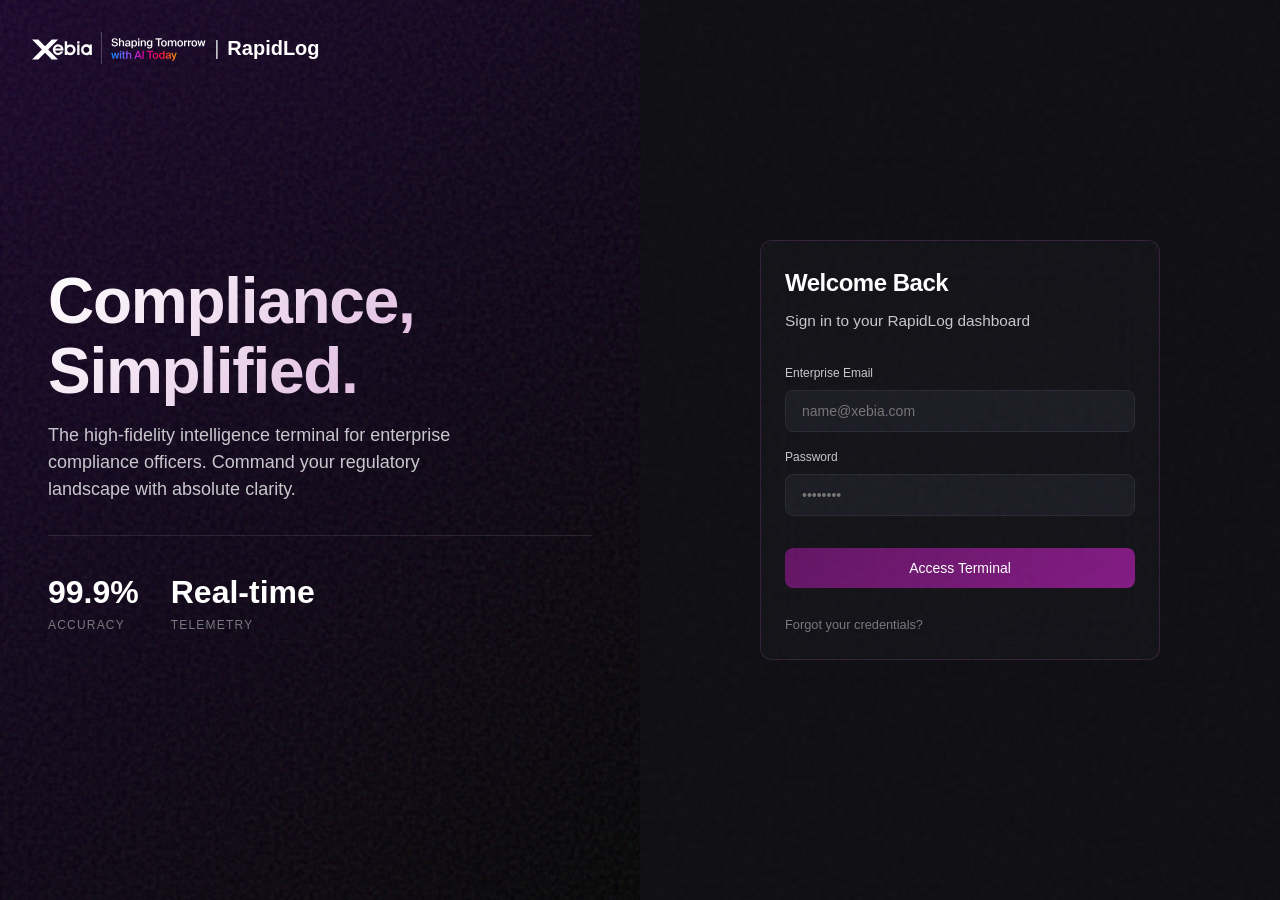
<file: index.html>
<!DOCTYPE html>
<html lang="en">
<head>
  <meta charset="UTF-8">
  <meta name="viewport" content="width=device-width, initial-scale=1.0">
  <title>Login | RapidLog by Xebia</title>
  <link rel="stylesheet" href="styles.css">
  <style>
    body {
      overflow: hidden; /* No scrolling on login */
    }
    .login-container {
      display: grid;
      grid-template-columns: 1fr 1fr;
      height: 100vh;
      width: 100vw;
    }
    .login-left {
      background: linear-gradient(135deg, rgba(21, 0, 39, 0.9), rgba(0, 0, 0, 0.9)), url("data:image/svg+xml,%3Csvg viewBox='0 0 200 200' xmlns='http://www.w3.org/2000/svg'%3E%3Cfilter id='noiseFilter'%3E%3CfeTurbulence type='fractalNoise' baseFrequency='0.65' numOctaves='3' stitchTiles='stitch'/%3E%3C/filter%3E%3Crect width='100%25' height='100%25' filter='url(%23noiseFilter)'/%3E%3C/svg%3E");
      display: flex;
      flex-direction: column;
      justify-content: center;
      padding: var(--spacing-7);
      position: relative;
    }
    .login-right {
      display: flex;
      flex-direction: column;
      justify-content: center;
      align-items: center;
      padding: var(--spacing-7);
      background: var(--bg-primary);
    }
    .login-form-container {
      width: 100%;
      max-width: 400px;
    }
    .login-logo {
      position: absolute;
      top: var(--spacing-6);
      left: var(--spacing-6);
    }
    .hero-text {
      font-size: 64px;
      line-height: 1.1;
      font-weight: 700;
      margin-bottom: var(--spacing-4);
      background: linear-gradient(135deg, var(--text-primary), var(--color-purple-light));
      -webkit-background-clip: text;
      -webkit-text-fill-color: transparent;
    }
    .hero-subtext {
      font-size: 18px;
      color: var(--text-secondary);
      max-width: 80%;
      margin-bottom: var(--spacing-6);
    }
    .minimal-stats {
      display: flex;
      gap: var(--spacing-6);
      margin-top: var(--spacing-6);
      border-top: 1px solid rgba(255,255,255,0.1);
      padding-top: var(--spacing-6);
    }
    .stat-item {
      display: flex;
      flex-direction: column;
    }
    .stat-value {
      font-size: 32px;
      font-weight: 700;
      color: var(--text-primary);
    }
    .stat-label {
      font-size: 12px;
      color: var(--text-muted);
      text-transform: uppercase;
      letter-spacing: 0.1em;
    }
  </style>
</head>
<body>
  <div class="login-container">
    <div class="login-left fade-up">
      <a href="dashboard.html" class="logo login-logo" style="text-decoration: none; user-select: none;">
        <img src="images/logo.svg" alt="Xebia" style="height: 32px; pointer-events: none;" draggable="false" oncontextmenu="return false;">
        <span style="font-weight: 400; color: var(--text-secondary);">|</span>
        <span style="color: var(--text-primary);">RapidLog</span>
      </a>
      
      <div>
        <h1 class="hero-text">Compliance,<br>Simplified.</h1>
        <p class="hero-subtext">The high-fidelity intelligence terminal for enterprise compliance officers. Command your regulatory landscape with absolute clarity.</p>
        
        <div class="minimal-stats">
          <div class="stat-item">
            <span class="stat-value">99.9%</span>
            <span class="stat-label">Accuracy</span>
          </div>
          <div class="stat-item">
            <span class="stat-value">Real-time</span>
            <span class="stat-label">Telemetry</span>
          </div>
        </div>
      </div>
    </div>
    
    <div class="login-right fade-up stagger-1">
      <div class="login-form-container card card-glass">
        <h2 class="mb-2">Welcome Back</h2>
        <p class="text-secondary mb-6">Sign in to your RapidLog dashboard</p>
        
        <form action="dashboard.html" method="get">
          <div class="input-group mb-4">
            <label class="input-label" for="email">Enterprise Email</label>
            <input type="email" id="email" class="input-field" placeholder="name@xebia.com" required>
          </div>
          
          <div class="input-group mb-6">
            <label class="input-label" for="password">Password</label>
            <input type="password" id="password" class="input-field" placeholder="••••••••" required>
          </div>
          
          <button type="submit" class="btn btn-primary w-full">Access Terminal</button>
        </form>
        
        <div class="mt-6 text-center" style="margin-top: 24px;">
          <a href="#" class="caption">Forgot your credentials?</a>
        </div>
      </div>
    </div>
  </div>

  <script src="script.js"></script>
</body>
</html>
</file>
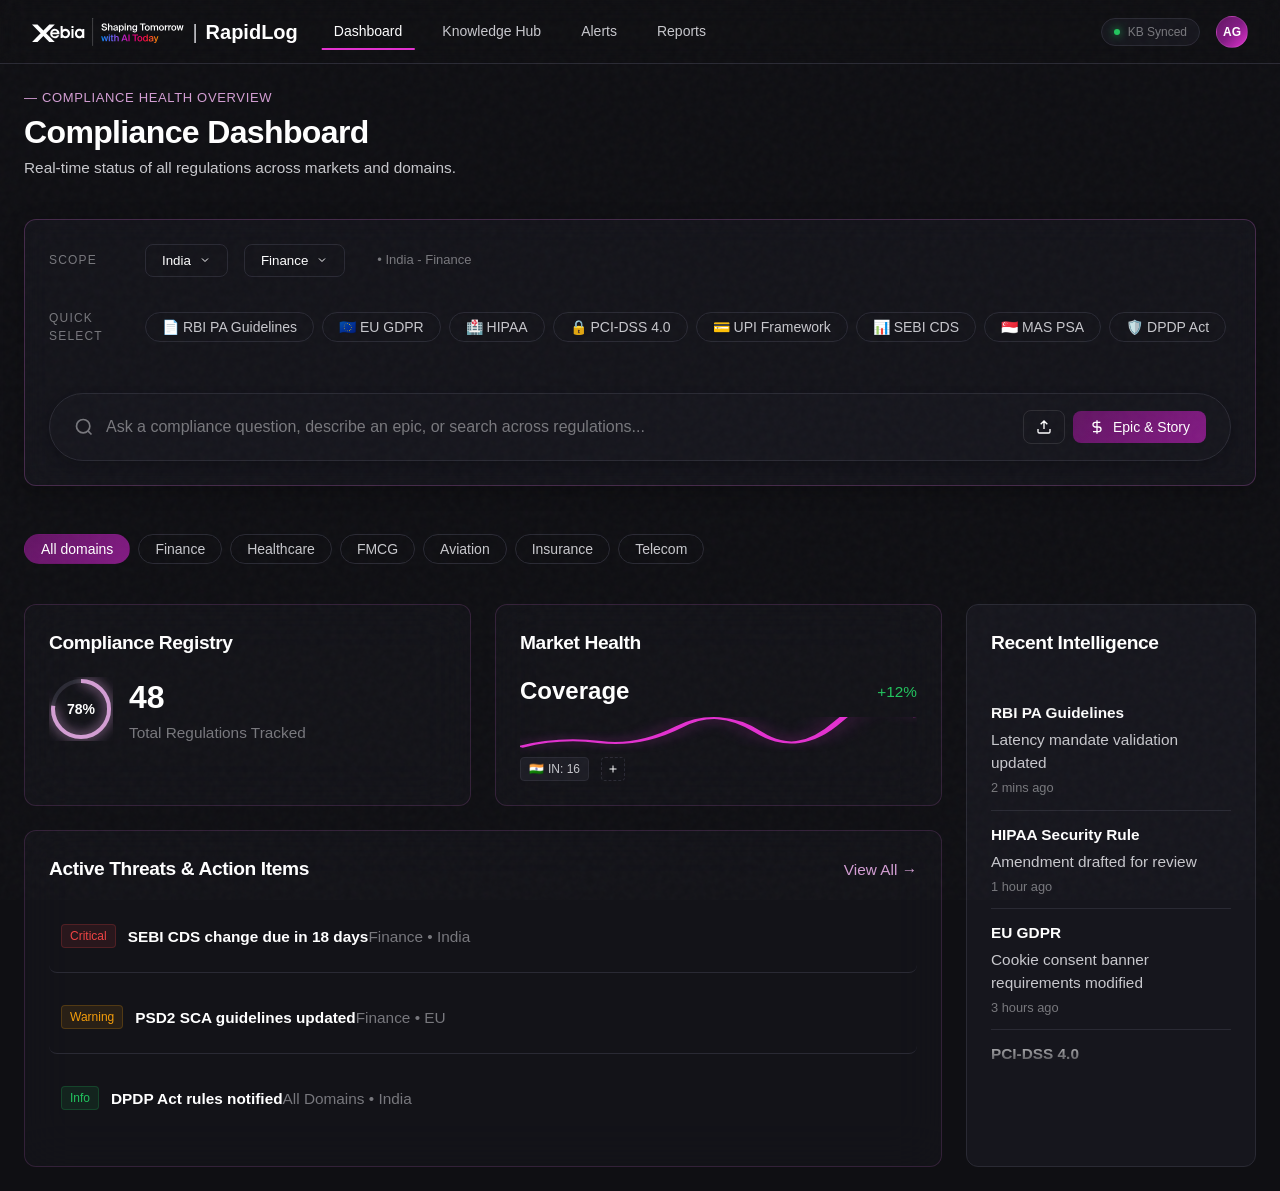
<file: dashboard.html>
<!DOCTYPE html>
<html lang="en">
<head>
  <meta charset="UTF-8">
  <meta name="viewport" content="width=device-width, initial-scale=1.0">
  <title>Dashboard | RapidLog by Xebia</title>
  <link rel="stylesheet" href="styles.css">
  <style>
    .progress-ring {
      position: relative;
      width: 64px;
      height: 64px;
    }
    .progress-ring svg {
      transform: rotate(-90deg);
    }
    .progress-ring circle {
      fill: transparent;
      stroke-width: 4;
    }
    .progress-ring-bg {
      stroke: var(--border-divider);
    }
    .progress-ring-fill {
      stroke: var(--color-purple-light);
      stroke-dasharray: 175;
      stroke-dashoffset: 40; /* Example progress */
      transition: stroke-dashoffset 1s ease-in-out;
      filter: drop-shadow(0 0 6px var(--color-purple-light));
    }
    .progress-text {
      position: absolute;
      top: 50%; left: 50%;
      transform: translate(-50%, -50%);
      font-size: 14px;
      font-weight: 700;
    }
    
    .sparkline {
      width: 100%;
      height: 40px;
      position: relative;
      overflow: hidden;
    }
    .sparkline-path {
      fill: none;
      stroke: var(--color-neon-accent);
      stroke-width: 2;
      stroke-dasharray: 1000;
      stroke-dashoffset: 1000;
      animation: drawSparkline 1.5s ease-out forwards;
      filter: drop-shadow(0 0 4px rgba(227, 49, 208, 0.5));
    }
    @keyframes drawSparkline {
      to { stroke-dashoffset: 0; }
    }
    
    .threat-item {
      display: flex;
      justify-content: space-between;
      align-items: center;
      padding: var(--spacing-3) 0;
      border-bottom: 1px solid var(--border-divider);
      position: relative;
    }
    .threat-item:last-child {
      border-bottom: none;
    }
    .threat-details {
      position: absolute;
      right: -20px;
      top: 50%;
      transform: translateY(-50%) translateX(100%);
      background: var(--bg-elevated);
      padding: var(--spacing-3);
      border: 1px solid var(--border-divider);
      border-radius: var(--radius-sm);
      opacity: 0;
      pointer-events: none;
      transition: all var(--transition-fast);
      width: 200px;
      z-index: 10;
    }
    .threat-item:hover .threat-details {
      opacity: 1;
      transform: translateY(-50%) translateX(100%) translateX(-10px); /* Micro-data on hover sliding */
    }
    
    .right-sidebar {
      grid-column: span 3;
    }
    .main-grid {
      grid-column: span 9;
      display: grid;
      grid-template-columns: repeat(2, 1fr);
      gap: var(--spacing-5);
    }
    .full-width {
      grid-column: span 2;
    }
  </style>
</head>
<body>

  <nav class="navbar">
    <div class="navbar-left">
      <a href="dashboard.html" class="logo" style="text-decoration: none; user-select: none;">
        <img src="images/logo.svg" alt="Xebia" style="height: 28px; pointer-events: none;" draggable="false" oncontextmenu="return false;">
        <span style="font-weight: 400; color: var(--text-secondary);">|</span>
        <span style="color: var(--text-primary);">RapidLog</span>
      </a>
      <div class="nav-links">
        <a href="dashboard.html" class="nav-link active">Dashboard</a>
        <a href="knowledge_hub.html" class="nav-link">Knowledge Hub</a>
        <a href="#" class="nav-link">Alerts</a>
        <a href="#" class="nav-link">Reports</a>
      </div>
    </div>
    <div class="navbar-right">
      <div class="status-indicator">
        <div class="status-dot"></div>
        <span>KB Synced</span>
      </div>
      <div class="user-profile" title="Akshat Gupta">AG</div>
    </div>
  </nav>

  <main class="container">
    
    <div class="col-span-12 mb-4 fade-up" style="margin-bottom: var(--spacing-4);">
      <div class="text-muted text-sm uppercase tracking-wide mb-1" style="color: var(--color-purple-light);">— Compliance Health Overview</div>
      <h1 class="mb-1">Compliance Dashboard</h1>
      <p class="text-secondary">Real-time status of all regulations across markets and domains.</p>
    </div>

    <!-- Hero Toolbar Area -->
    <div class="col-span-12 toolbar fade-up stagger-1" style="padding: var(--spacing-5); border-color: rgba(183,94,184,0.3); box-shadow: 0 4px 20px rgba(0,0,0,0.3); background: rgba(22, 22, 29, 0.8); backdrop-filter: blur(12px);">
      <div class="toolbar-row mb-4">
        <div class="toolbar-label">Scope</div>
        <div class="dropdown">
          <button class="dropdown-btn interactive-pill">India <svg width="12" height="12" viewBox="0 0 24 24" fill="none" stroke="currentColor" stroke-width="2"><polyline points="6 9 12 15 18 9"></polyline></svg></button>
          <div class="dropdown-menu">
            <a class="dropdown-item active">India</a>
            <a class="dropdown-item">Europe</a>
            <a class="dropdown-item">United States</a>
            <a class="dropdown-item">UAE</a>
            <a class="dropdown-item">United Kingdom</a>
            <a class="dropdown-item">Singapore</a>
            <a class="dropdown-item">All markets</a>
          </div>
        </div>
        <div class="dropdown">
          <button class="dropdown-btn interactive-pill">Finance <svg width="12" height="12" viewBox="0 0 24 24" fill="none" stroke="currentColor" stroke-width="2"><polyline points="6 9 12 15 18 9"></polyline></svg></button>
          <div class="dropdown-menu">
            <a class="dropdown-item active">Finance</a>
            <a class="dropdown-item">Healthcare</a>
            <a class="dropdown-item">FMCG</a>
            <a class="dropdown-item">Aviation</a>
            <a class="dropdown-item">Insurance</a>
            <a class="dropdown-item">Telecom</a>
            <a class="dropdown-item">Retail</a>
          </div>
        </div>
        <div class="text-muted text-sm ml-4" style="margin-left: 16px;">• India - Finance</div>
      </div>
      
      <div class="toolbar-row mb-6">
        <div class="toolbar-label">Quick Select</div>
        <div class="flex flex-wrap gap-2">
          <button class="filter-chip interactive-pill" tabindex="0">📄 RBI PA Guidelines</button>
          <button class="filter-chip interactive-pill" tabindex="0">🇪🇺 EU GDPR</button>
          <button class="filter-chip interactive-pill" tabindex="0">🏥 HIPAA</button>
          <button class="filter-chip interactive-pill" tabindex="0">🔒 PCI-DSS 4.0</button>
          <button class="filter-chip interactive-pill" tabindex="0">💳 UPI Framework</button>
          <button class="filter-chip interactive-pill" tabindex="0">📊 SEBI CDS</button>
          <button class="filter-chip interactive-pill" tabindex="0">🇸🇬 MAS PSA</button>
          <button class="filter-chip interactive-pill" tabindex="0">🛡️ DPDP Act</button>
        </div>
      </div>

      <!-- Agent Search Bar (Inside the Toolbar) -->
      <div class="agent-bar">
        <svg width="20" height="20" viewBox="0 0 24 24" fill="none" stroke="currentColor" stroke-width="2" class="text-muted mr-3" style="margin-right: 12px;">
          <circle cx="11" cy="11" r="8"></circle>
          <line x1="21" y1="21" x2="16.65" y2="16.65"></line>
        </svg>
        <input type="text" placeholder="Ask a compliance question, describe an epic, or search across regulations...">
        <button class="btn btn-secondary mr-2" style="padding: 8px 12px; margin-right: 8px; border-color: rgba(255,255,255,0.1);">
          <svg width="16" height="16" viewBox="0 0 24 24" fill="none" stroke="currentColor" stroke-width="2"><path d="M21 15v4a2 2 0 0 1-2 2H5a2 2 0 0 1-2-2v-4M17 8l-5-5-5 5M12 3v12"/></svg>
        </button>
        <button class="btn btn-primary" data-overlay-target="epicStoryOverlay" style="padding: 8px 16px;">
          <svg width="16" height="16" viewBox="0 0 24 24" fill="none" stroke="currentColor" stroke-width="2"><path d="M12 2v20M17 5H9.5a3.5 3.5 0 0 0 0 7h5a3.5 3.5 0 0 1 0 7H6"/></svg>
          Epic & Story
        </button>
      </div>
    </div>

    <!-- Filters (Outside Toolbar) -->
    <div class="col-span-12 mb-4 fade-up stagger-2 flex flex-wrap gap-2">
      <button class="filter-chip interactive-pill active" tabindex="0">All domains</button>
      <button class="filter-chip interactive-pill" tabindex="0">Finance</button>
      <button class="filter-chip interactive-pill" tabindex="0">Healthcare</button>
      <button class="filter-chip interactive-pill" tabindex="0">FMCG</button>
      <button class="filter-chip interactive-pill" tabindex="0">Aviation</button>
      <button class="filter-chip interactive-pill" tabindex="0">Insurance</button>
      <button class="filter-chip interactive-pill" tabindex="0">Telecom</button>
    </div>

    <!-- Main Content Grid -->
    <div class="main-grid">
      
      <!-- Telemetry Card 1: Compliance Registry -->
      <div class="card card-glass fade-up stagger-1">
        <h3 class="mb-4">Compliance Registry</h3>
        <div class="flex items-center gap-4">
          <div class="progress-ring">
            <svg width="64" height="64">
              <circle cx="32" cy="32" r="28" class="progress-ring-bg"></circle>
              <circle cx="32" cy="32" r="28" class="progress-ring-fill"></circle>
            </svg>
            <div class="progress-text">78%</div>
          </div>
          <div>
            <div class="text-2xl">48</div>
            <div class="text-muted">Total Regulations Tracked</div>
          </div>
        </div>
      </div>

      <!-- Telemetry Card 2: Market Health -->
      <div class="card card-glass fade-up stagger-2">
        <h3 class="mb-4">Market Health</h3>
        <div class="flex justify-between items-center mb-2">
          <div class="text-xl">Coverage</div>
          <div class="text-success" style="color: #22C55E;">+12%</div>
        </div>
        <div class="sparkline">
          <svg viewBox="0 0 100 40" preserveAspectRatio="none" style="width:100%; height:100%;">
            <path class="sparkline-path" d="M0 30 Q 10 20 20 25 T 40 10 T 60 15 T 80 5 T 100 0"></path>
          </svg>
        </div>
        <div class="flex gap-3 mt-3 items-center flex-wrap" id="market-health-list">
          <div class="badge badge-neutral" data-market-source="🇮🇳 IN: 16"><span style="margin-right: 4px;">🇮🇳</span> IN: 16<span class="remove-badge" title="Remove">&times;</span></div>
          
          <div class="dropdown">
            <button class="btn btn-secondary interactive-pill flex items-center justify-center" style="padding: 0; width: 24px; height: 24px; border-radius: 4px; border-style: dashed;">
              <svg width="12" height="12" viewBox="0 0 24 24" fill="none" stroke="currentColor" stroke-width="2"><line x1="12" y1="5" x2="12" y2="19"></line><line x1="5" y1="12" x2="19" y2="12"></line></svg>
            </button>
            <div class="dropdown-menu" style="min-width: 120px; left: -40px;">
              <a class="dropdown-item add-market-btn" data-market="🇮🇳 IN: 16" style="display: none;">🇮🇳 IN</a>
              <a class="dropdown-item add-market-btn" data-market="🇪🇺 EU: 11">🇪🇺 EU</a>
              <a class="dropdown-item add-market-btn" data-market="🇺🇸 US: 8">🇺🇸 US</a>
              <a class="dropdown-item add-market-btn" data-market="🇬🇧 UK: 0">🇬🇧 UK</a>
              <a class="dropdown-item add-market-btn" data-market="🇦🇪 UAE: 0">🇦🇪 UAE</a>
            </div>
          </div>
        </div>
      </div>

      <!-- Telemetry Card 3: Active Threats / Alerts -->
      <div class="card card-glass full-width fade-up stagger-3">
        <div class="flex justify-between items-center mb-4">
          <h3>Active Threats & Action Items</h3>
          <a href="#">View All &rarr;</a>
        </div>
        
        <div class="threat-list">
          <div class="threat-item" tabindex="0">
            <div class="threat-header">
              <div class="flex items-center gap-3">
                <div class="badge badge-critical">Critical</div>
                <span class="text-bold">SEBI CDS change due in 18 days</span>
              </div>
              <span class="text-muted">Finance • India</span>
            </div>
            <div class="threat-details-accordion">
              <div class="text-bold mb-2 text-sm text-primary">Affected Regulations</div>
              <div class="text-secondary" style="font-size: 13px;">• SEBI Master Circular 2024<br>• IT Act Sec 43A</div>
            </div>
          </div>
          
          <div class="threat-item" tabindex="0">
            <div class="threat-header">
              <div class="flex items-center gap-3">
                <div class="badge badge-warning">Warning</div>
                <span class="text-bold">PSD2 SCA guidelines updated</span>
              </div>
              <span class="text-muted">Finance • EU</span>
            </div>
            <div class="threat-details-accordion">
              <div class="text-bold mb-2 text-sm text-primary">Affected Regulations</div>
              <div class="text-secondary" style="font-size: 13px;">• PSD2 Directive Article 97</div>
            </div>
          </div>
          
          <div class="threat-item" tabindex="0">
            <div class="threat-header">
              <div class="flex items-center gap-3">
                <div class="badge badge-success">Info</div>
                <span class="text-bold">DPDP Act rules notified</span>
              </div>
              <span class="text-muted">All Domains • India</span>
            </div>
            <div class="threat-details-accordion">
              <div class="text-bold mb-2 text-sm text-primary">Affected Regulations</div>
              <div class="text-secondary" style="font-size: 13px;">• DPDP Act 2023 Rules</div>
            </div>
          </div>
        </div>
      </div>
      
    </div>

    <!-- Right Sidebar: Recent Intelligence -->
    <div class="right-sidebar card fade-up stagger-4">
      <h3 class="mb-4">Recent Intelligence</h3>
      <div class="feed-container">
        <div class="feed-mask"></div>
        <div class="feed-item" style="margin-top: 16px;">
          <div class="text-bold">RBI PA Guidelines</div>
          <div class="text-secondary">Latency mandate validation updated</div>
          <div class="caption mt-1">2 mins ago</div>
        </div>
        <div class="feed-item">
          <div class="text-bold">HIPAA Security Rule</div>
          <div class="text-secondary">Amendment drafted for review</div>
          <div class="caption mt-1">1 hour ago</div>
        </div>
        <div class="feed-item">
          <div class="text-bold">EU GDPR</div>
          <div class="text-secondary">Cookie consent banner requirements modified</div>
          <div class="caption mt-1">3 hours ago</div>
        </div>
        <div class="feed-item">
          <div class="text-bold">PCI-DSS 4.0</div>
          <div class="text-secondary">New encryption standards mapped</div>
          <div class="caption mt-1">5 hours ago</div>
        </div>
        <div class="feed-item">
          <div class="text-bold">UPI Framework</div>
          <div class="text-secondary">Recurring mandate limits changed</div>
          <div class="caption mt-1">1 day ago</div>
        </div>
         <div class="feed-item">
          <div class="text-bold">MAS PSA</div>
          <div class="text-secondary">Singapore compliance updated</div>
          <div class="caption mt-1">2 days ago</div>
        </div>
        <div class="feed-item" style="margin-bottom: 16px;">
          <div class="text-bold">DPDP Act</div>
          <div class="text-secondary">Data localization mapping complete</div>
          <div class="caption mt-1">3 days ago</div>
        </div>
      </div>
    </div>

  </main>

  <!-- Epic & Story Overlay -->
  <div class="overlay" id="epicStoryOverlay">
    <div class="modal" style="max-width: 900px; background: var(--bg-primary); border: 1px solid var(--border-divider);">
      <div class="modal-header" style="border-bottom: 1px solid var(--border-divider); padding-bottom: 16px; margin-bottom: 24px;">
        <div>
          <h2 class="text-primary flex items-center gap-2 mb-2">
            Turn this into an epic & story:
          </h2>
          <div class="flex items-center gap-3 mt-2">
            <span class="badge" style="background: rgba(227,49,208,0.1); color: var(--color-neon-accent); border: 1px solid rgba(227,49,208,0.3);">
              ✨ EPIC & STORY GENERATION
            </span>
            <span class="text-muted text-sm">India • Aviation • RBI PA, IT Act §43A</span>
          </div>
        </div>
        <button class="close-btn flex items-center gap-2 text-sm" style="background: var(--bg-surface); padding: 6px 12px; border-radius: var(--radius-sm); border: 1px solid var(--border-divider);">
          <span>&times;</span> Close
        </button>
      </div>
      
      <div class="modal-body" style="display: grid; grid-template-columns: 1fr 1fr; gap: var(--spacing-5);">
        
        <!-- Story Card 1 -->
        <div class="card" style="background: var(--bg-surface); border-color: rgba(183,94,184,0.3);">
          <div class="text-muted text-sm mb-1">RL-2407-012</div>
          <h3 class="mb-3 text-primary">Link UPI VPA to payment profile</h3>
          <div class="flex gap-2 mb-4">
            <span class="badge" style="color: #F59E0B; background: rgba(245,158,11,0.1);">RBI PA §2.4</span>
            <span class="badge" style="color: var(--color-purple-light); background: rgba(183,94,184,0.1);">India</span>
            <span class="badge" style="color: #EF4444; background: rgba(239,68,68,0.1);">P1</span>
          </div>
          
          <div class="text-muted text-sm mb-1 uppercase tracking-wide" style="letter-spacing: 0.1em;">USER STORY</div>
          <p class="text-secondary mb-4 text-sm">As a user, I want to add and verify my UPI VPA so I can make UPI-based payments without re-entering credentials.</p>
          
          <div class="text-muted text-sm mb-2 uppercase tracking-wide" style="letter-spacing: 0.1em;">ACCEPTANCE CRITERIA</div>
          <ul class="text-secondary text-sm mb-4" style="list-style: none; padding: 0; display: flex; flex-direction: column; gap: 8px;">
            <li class="flex gap-2"><span style="color: #22C55E;">✓</span> NPCI validation in real-time within 3s (RBI PA §2.4 latency mandate)</li>
            <li class="flex gap-2"><span style="color: #22C55E;">✓</span> VPA masked after 3 chars to prevent exposure (IT Act §43A)</li>
            <li class="flex gap-2"><span style="color: #22C55E;">✓</span> Failed validation returns specific NPCI error code to UI</li>
            <li class="flex gap-2"><span style="color: #22C55E;">✓</span> Max 3 retry attempts before temporary lockout</li>
          </ul>
          
          <div class="mb-4 p-3 rounded" style="background: rgba(245,158,11,0.05); border: 1px solid rgba(245,158,11,0.2); border-radius: var(--radius-sm);">
            <p class="text-sm" style="color: #F59E0B;">⚠️ RBI PA §2.4 — VPA verification against NPCI must complete within a single transaction cycle. Effective Jan 2023.</p>
          </div>
          
          <div class="flex items-center gap-2 mt-auto pt-4" style="border-top: 1px solid var(--border-divider);">
            <button class="btn btn-primary" style="padding: 6px 12px; font-size: 13px;">Push to JIRA</button>
            <button class="btn btn-secondary" style="padding: 6px 12px; font-size: 13px;">Copy</button>
            <button class="btn btn-secondary" style="padding: 6px 12px; font-size: 13px;">DevOps</button>
            <button class="btn btn-secondary ml-auto" style="padding: 6px 12px; font-size: 13px; margin-left: auto; border: none;">+ Test cases</button>
          </div>
        </div>

        <!-- Story Card 2 -->
        <div class="card" style="background: var(--bg-surface); border-color: rgba(183,94,184,0.3);">
          <div class="text-muted text-sm mb-1">RL-2407-013</div>
          <h3 class="mb-3 text-primary">UPI recurring mandate consent capture</h3>
          <div class="flex gap-2 mb-4">
            <span class="badge" style="color: #F59E0B; background: rgba(245,158,11,0.1);">RBI e-Mandate</span>
            <span class="badge" style="color: var(--color-purple-light); background: rgba(183,94,184,0.1);">India</span>
            <span class="badge" style="color: #EF4444; background: rgba(239,68,68,0.1);">P1</span>
          </div>
          
          <div class="text-muted text-sm mb-1 uppercase tracking-wide" style="letter-spacing: 0.1em;">USER STORY</div>
          <p class="text-secondary mb-4 text-sm">As a user, I want to authorise recurring UPI mandates with explicit consent so subscription charges are auto-debited transparently.</p>
          
          <div class="text-muted text-sm mb-2 uppercase tracking-wide" style="letter-spacing: 0.1em;">ACCEPTANCE CRITERIA</div>
          <ul class="text-secondary text-sm mb-4" style="list-style: none; padding: 0; display: flex; flex-direction: column; gap: 8px;">
            <li class="flex gap-2"><span style="color: #22C55E;">✓</span> Amount, frequency, and validity shown before UPI PIN entry</li>
            <li class="flex gap-2"><span style="color: #22C55E;">✓</span> Consent timestamp stored for 8 years (RBI record-keeping)</li>
            <li class="flex gap-2"><span style="color: #22C55E;">✓</span> SMS + in-app notification within 30s of mandate creation</li>
            <li class="flex gap-2"><span style="color: #22C55E;">✓</span> Revocation accessible within 2 taps at any time</li>
          </ul>
          
          <div class="mb-4 p-3 rounded" style="background: rgba(245,158,11,0.05); border: 1px solid rgba(245,158,11,0.2); border-radius: var(--radius-sm);">
            <p class="text-sm" style="color: #F59E0B;">⚠️ NPCI UPI e-Mandate Framework — Explicit consent and notification mandatory for all recurring debit authorisations.</p>
          </div>
          
          <div class="flex items-center gap-2 mt-auto pt-4" style="border-top: 1px solid var(--border-divider);">
            <button class="btn btn-primary" style="padding: 6px 12px; font-size: 13px;">Push to JIRA</button>
            <button class="btn btn-secondary" style="padding: 6px 12px; font-size: 13px;">Copy</button>
            <button class="btn btn-secondary" style="padding: 6px 12px; font-size: 13px;">DevOps</button>
          </div>
        </div>

      </div>
    </div>
  </div>

  <script src="script.js"></script>
</body>
</html>
</file>
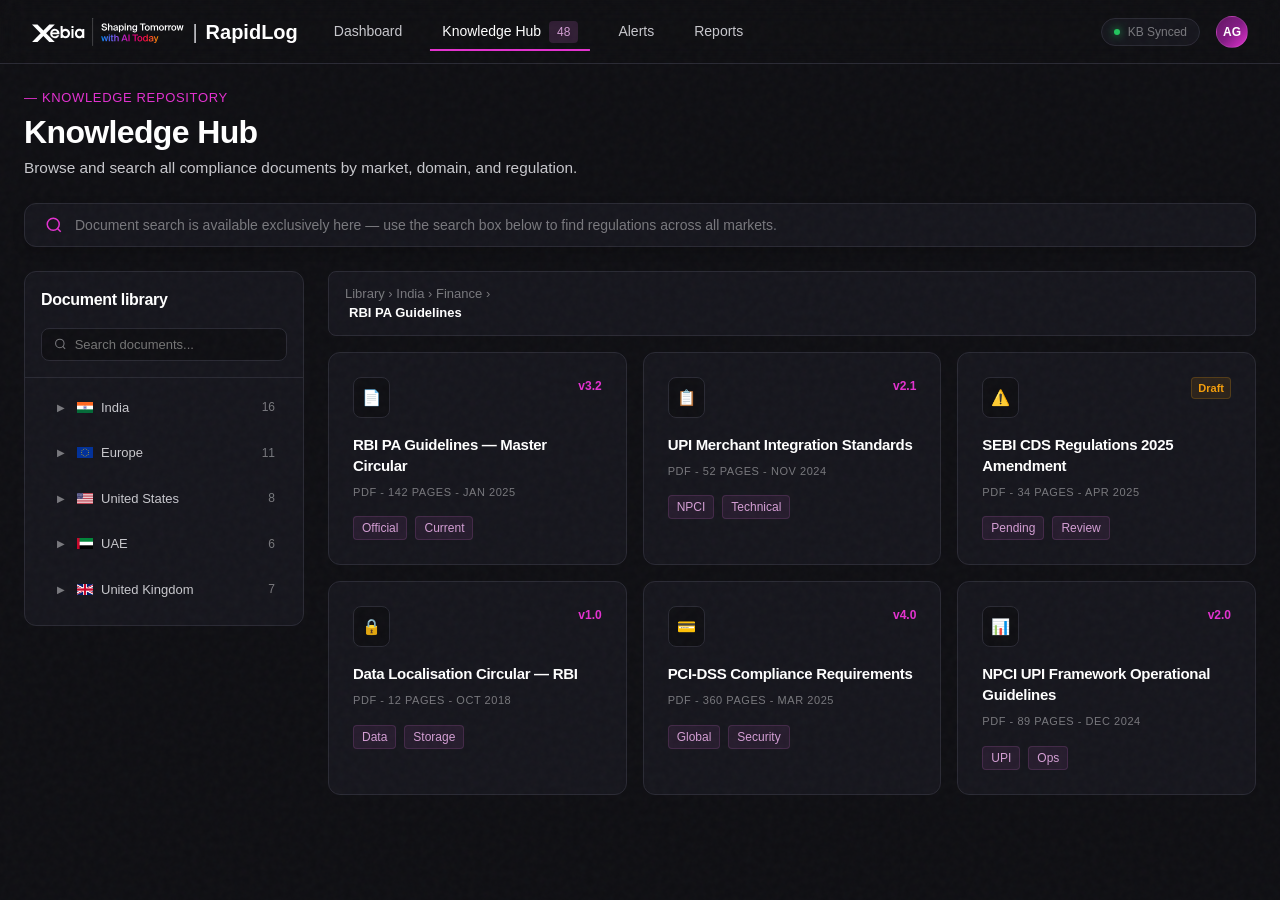
<file: knowledge_hub.html>
<!DOCTYPE html>
<html lang="en">
<head>
  <meta charset="UTF-8">
  <meta name="viewport" content="width=device-width, initial-scale=1.0">
  <title>Knowledge Hub | RapidLog by Xebia</title>
  <link rel="stylesheet" href="styles.css">
</head>
<body>

  <nav class="navbar">
    <div class="navbar-left">
      <a href="dashboard.html" class="logo" style="text-decoration: none; user-select: none;">
        <img src="images/logo.svg" alt="Xebia" style="height: 28px; pointer-events: none;" draggable="false" oncontextmenu="return false;">
        <span style="font-weight: 400; color: var(--text-secondary);">|</span>
        <span style="color: var(--text-primary);">RapidLog</span>
      </a>
      <div class="nav-links">
        <a href="dashboard.html" class="nav-link">Dashboard</a>
        <a href="knowledge_hub.html" class="nav-link active">Knowledge Hub <span class="badge" style="background: rgba(183,94,184,0.2); color: var(--color-purple-light); margin-left: 4px;">48</span></a>
        <a href="#" class="nav-link">Alerts</a>
        <a href="#" class="nav-link">Reports</a>
      </div>
    </div>
    <div class="navbar-right">
      <div class="status-indicator">
        <div class="status-dot"></div>
        <span>KB Synced</span>
      </div>
      <div class="user-profile" title="Akshat Gupta">AG</div>
    </div>
  </nav>

  <main class="container" style="display: flex; flex-direction: column; gap: var(--spacing-5);">
    
    <div class="fade-up">
      <div class="text-muted text-sm uppercase tracking-wide mb-1" style="color: var(--color-neon-accent);">— KNOWLEDGE REPOSITORY</div>
      <h1 class="mb-1">Knowledge Hub</h1>
      <p class="text-secondary">Browse and search all compliance documents by market, domain, and regulation.</p>
    </div>

    <!-- Agent Search Bar -->
    <div class="agent-bar-container fade-up stagger-1" style="margin-bottom: 0;">
      <div class="agent-bar" style="padding: 12px 20px; border-radius: var(--radius-md);">
        <svg width="18" height="18" viewBox="0 0 24 24" fill="none" stroke="var(--color-neon-accent)" stroke-width="2" class="mr-3" style="margin-right: 12px;">
          <circle cx="11" cy="11" r="8"></circle>
          <line x1="21" y1="21" x2="16.65" y2="16.65"></line>
        </svg>
        <input type="text" placeholder="Document search is available exclusively here — use the search box below to find regulations across all markets." style="font-size: 14px;">
      </div>
    </div>

    <!-- 2 Column Layout -->
    <div class="fade-up stagger-2" style="display: grid; grid-template-columns: 280px 1fr; gap: var(--spacing-5); align-items: start;">
      
      <!-- Left Sidebar: Document Library -->
      <aside class="card" style="padding: 0; border-radius: var(--radius-md); overflow: hidden;">
        <div style="padding: var(--spacing-4); border-bottom: 1px solid var(--border-divider);">
          <h3 style="font-size: 16px;">Document library</h3>
          <div class="input-field mt-4" style="display: flex; align-items: center; gap: 8px; border-radius: var(--radius-sm); background: var(--bg-primary); padding: 8px 12px;">
            <svg width="14" height="14" viewBox="0 0 24 24" fill="none" stroke="currentColor" stroke-width="2" class="text-muted"><circle cx="11" cy="11" r="8"></circle><line x1="21" y1="21" x2="16.65" y2="16.65"></line></svg>
            <input type="text" placeholder="Search documents..." style="background: transparent; border: none; color: var(--text-primary); font-size: 13px; outline: none; width: 100%;">
          </div>
        </div>

        <ul class="tree-root" style="padding: var(--spacing-4); margin: 0; padding-top: var(--spacing-3);">
          <!-- India -->
          <li class="collapsed">
            <div class="tree-row">
              <span class="tree-toggle">▶</span>
              <span class="tree-icon" style="display: flex; align-items: center;"><img src="images/india.webp" alt="India" style="width: 16px; height: 11px; object-fit: cover;"></span>
              <span class="tree-label">India</span>
              <span class="tree-count">16</span>
            </div>
            <ul>
              <li class="collapsed">
                <div class="tree-row">
                  <span class="tree-toggle">▶</span>
                  <span class="tree-icon">💼</span>
                  <span class="tree-label">Finance</span>
                  <span class="tree-count">8</span>
                </div>
                <ul>
                  <li>
                    <div class="tree-row">
                      <span class="tree-toggle" style="opacity: 0;">▶</span>
                      <span class="tree-icon" style="display: flex; align-items: center;"><img src="images/folder.png" alt="Folder" style="width: 14px; height: 14px; object-fit: contain;"></span>
                      <span class="tree-label">RBI PA Guidelines</span>
                      <span class="tree-count">7</span>
                    </div>
                  </li>
                  <li>
                    <div class="tree-row">
                      <span class="tree-toggle" style="opacity: 0;">▶</span>
                      <span class="tree-icon" style="display: flex; align-items: center;"><img src="images/folder.png" alt="Folder" style="width: 14px; height: 14px; object-fit: contain;"></span>
                      <span class="tree-label">SEBI CDS Regulations</span>
                      <span class="tree-count">3</span>
                    </div>
                  </li>
                  <li>
                    <div class="tree-row">
                      <span class="tree-toggle" style="opacity: 0;">▶</span>
                      <span class="tree-icon" style="display: flex; align-items: center;"><img src="images/folder.png" alt="Folder" style="width: 14px; height: 14px; object-fit: contain;"></span>
                      <span class="tree-label">UPI Framework 2.0</span>
                      <span class="tree-count">4</span>
                    </div>
                  </li>
                </ul>
              </li>
              <li class="collapsed">
                <div class="tree-row">
                  <span class="tree-toggle">▶</span>
                  <span class="tree-icon">🏥</span>
                  <span class="tree-label">Healthcare</span>
                  <span class="tree-count">4</span>
                </div>
                <ul>
                  <li>
                    <div class="tree-row">
                      <span class="tree-toggle" style="opacity: 0;">▶</span>
                      <span class="tree-icon" style="display: flex; align-items: center;"><img src="images/folder.png" alt="Folder" style="width: 14px; height: 14px; object-fit: contain;"></span>
                      <span class="tree-label">DPDP Act 2023</span>
                      <span class="tree-count">5</span>
                    </div>
                  </li>
                  <li>
                    <div class="tree-row">
                      <span class="tree-toggle" style="opacity: 0;">▶</span>
                      <span class="tree-icon" style="display: flex; align-items: center;"><img src="images/folder.png" alt="Folder" style="width: 14px; height: 14px; object-fit: contain;"></span>
                      <span class="tree-label">NMC Telemedicine</span>
                      <span class="tree-count">2</span>
                    </div>
                  </li>
                </ul>
              </li>
              <li>
                <div class="tree-row">
                  <span class="tree-toggle" style="opacity: 0;">▶</span>
                  <span class="tree-icon">🛒</span>
                  <span class="tree-label">FMCG</span>
                  <span class="tree-count">3</span>
                </div>
              </li>
            </ul>
          </li>
          
          <!-- Europe -->
          <li class="collapsed">
            <div class="tree-row mt-2">
              <span class="tree-toggle">▶</span>
              <span class="tree-icon" style="display: flex; align-items: center;"><img src="images/europe.png" alt="Europe" style="width: 16px; height: 11px; object-fit: cover;"></span>
              <span class="tree-label">Europe</span>
              <span class="tree-count">11</span>
            </div>
            <ul>
              <li>
                <div class="tree-row">
                  <span class="tree-toggle" style="opacity: 0;">▶</span>
                  <span class="tree-icon" style="display: flex; align-items: center;"><img src="images/folder.png" alt="Folder" style="width: 14px; height: 14px; object-fit: contain;"></span>
                  <span class="tree-label">GDPR</span>
                  <span class="tree-count">12</span>
                </div>
              </li>
              <li>
                <div class="tree-row">
                  <span class="tree-toggle" style="opacity: 0;">▶</span>
                  <span class="tree-icon" style="display: flex; align-items: center;"><img src="images/folder.png" alt="Folder" style="width: 14px; height: 14px; object-fit: contain;"></span>
                  <span class="tree-label">PSD2</span>
                  <span class="tree-count">5</span>
                </div>
              </li>
              <li>
                <div class="tree-row">
                  <span class="tree-toggle" style="opacity: 0;">▶</span>
                  <span class="tree-icon" style="display: flex; align-items: center;"><img src="images/folder.png" alt="Folder" style="width: 14px; height: 14px; object-fit: contain;"></span>
                  <span class="tree-label">NIS2 Directive</span>
                  <span class="tree-count">4</span>
                </div>
              </li>
            </ul>
          </li>

          <!-- US -->
          <li class="collapsed">
            <div class="tree-row mt-2">
              <span class="tree-toggle">▶</span>
              <span class="tree-icon" style="display: flex; align-items: center;"><img src="images/usa.svg" alt="United States" style="width: 16px; height: 11px; object-fit: cover;"></span>
              <span class="tree-label">United States</span>
              <span class="tree-count">8</span>
            </div>
            <ul>
              <li>
                <div class="tree-row">
                  <span class="tree-toggle" style="opacity: 0;">▶</span>
                  <span class="tree-icon" style="display: flex; align-items: center;"><img src="images/folder.png" alt="Folder" style="width: 14px; height: 14px; object-fit: contain;"></span>
                  <span class="tree-label">HIPAA</span>
                  <span class="tree-count">9</span>
                </div>
              </li>
              <li>
                <div class="tree-row">
                  <span class="tree-toggle" style="opacity: 0;">▶</span>
                  <span class="tree-icon" style="display: flex; align-items: center;"><img src="images/folder.png" alt="Folder" style="width: 14px; height: 14px; object-fit: contain;"></span>
                  <span class="tree-label">CCPA / CPRA</span>
                  <span class="tree-count">4</span>
                </div>
              </li>
            </ul>
          </li>

          <!-- UAE -->
          <li class="collapsed">
            <div class="tree-row mt-2">
              <span class="tree-toggle">▶</span>
              <span class="tree-icon" style="display: flex; align-items: center;"><img src="images/uae.png" alt="UAE" style="width: 16px; height: 11px; object-fit: cover;"></span>
              <span class="tree-label">UAE</span>
              <span class="tree-count">6</span>
            </div>
            <ul>
              <li>
                <div class="tree-row">
                  <span class="tree-toggle" style="opacity: 0;">▶</span>
                  <span class="tree-icon" style="display: flex; align-items: center;"><img src="images/folder.png" alt="Folder" style="width: 14px; height: 14px; object-fit: contain;"></span>
                  <span class="tree-label">PDPL 2022</span>
                  <span class="tree-count">3</span>
            </div>
              </li>
              <li>
                <div class="tree-row">
                  <span class="tree-toggle" style="opacity: 0;">▶</span>
                  <span class="tree-icon" style="display: flex; align-items: center;"><img src="images/folder.png" alt="Folder" style="width: 14px; height: 14px; object-fit: contain;"></span>
                  <span class="tree-label">CBUAE PSP Guidelines</span>
                  <span class="tree-count">4</span>
                </div>
              </li>
            </ul>
          </li>

          <!-- UK -->
          <li class="collapsed">
            <div class="tree-row mt-2">
              <span class="tree-toggle">▶</span>
              <span class="tree-icon" style="display: flex; align-items: center;"><img src="images/uk.png" alt="UK" style="width: 16px; height: 11px; object-fit: cover;"></span>
              <span class="tree-label">United Kingdom</span>
              <span class="tree-count">7</span>
            </div>
            <ul>
              <li>
                <div class="tree-row">
                  <span class="tree-toggle" style="opacity: 0;">▶</span>
                  <span class="tree-icon" style="display: flex; align-items: center;"><img src="images/folder.png" alt="Folder" style="width: 14px; height: 14px; object-fit: contain;"></span>
                  <span class="tree-label">FCA PRIN Guidelines</span>
                  <span class="tree-count">6</span>
                </div>
              </li>
              <li>
                <div class="tree-row">
                  <span class="tree-toggle" style="opacity: 0;">▶</span>
                  <span class="tree-icon" style="display: flex; align-items: center;"><img src="images/folder.png" alt="Folder" style="width: 14px; height: 14px; object-fit: contain;"></span>
                  <span class="tree-label">ICO UK GDPR</span>
                  <span class="tree-count">5</span>
                </div>
              </li>
            </ul>
          </li>
        </ul>
      </aside>

      <!-- Right Main Content -->
      <div class="kb-content" style="display: flex; flex-direction: column; gap: var(--spacing-4);">
        
        <!-- Breadcrumb -->
        <div class="card" style="padding: 12px 16px; border-radius: var(--radius-sm); font-size: 13px; color: var(--text-secondary);">
          <span class="text-muted">Library › India › Finance ›</span> <span class="text-primary text-bold" style="margin-left: 4px;">RBI PA Guidelines</span>
        </div>

        <!-- Document Cards Grid -->
        <div style="display: grid; grid-template-columns: repeat(auto-fill, minmax(250px, 1fr)); gap: var(--spacing-4);">
          
          <!-- Card 1 -->
          <div class="card card-doc interactive-pill" tabindex="0">
            <div style="display: flex; justify-content: space-between; align-items: flex-start; margin-bottom: 16px;">
              <div style="background: var(--bg-primary); padding: 8px; border-radius: var(--radius-sm); border: 1px solid var(--border-divider);">
                📄
              </div>
              <span style="color: var(--color-neon-accent); font-size: 12px; font-weight: bold;">v3.2</span>
            </div>
            <h4 class="text-primary mb-2" style="font-size: 15px; line-height: 1.4;">RBI PA Guidelines — Master Circular</h4>
            <div class="text-muted mb-4" style="font-size: 11px; text-transform: uppercase; letter-spacing: 0.05em;">PDF - 142 pages - Jan 2025</div>
            <div style="display: flex; gap: 8px; flex-wrap: wrap;">
              <span class="badge" style="background: rgba(183,94,184,0.1); color: var(--color-purple-light); border: 1px solid rgba(183,94,184,0.2);">Official</span>
              <span class="badge" style="background: rgba(183,94,184,0.1); color: var(--color-purple-light); border: 1px solid rgba(183,94,184,0.2);">Current</span>
            </div>
          </div>

          <!-- Card 2 -->
          <div class="card card-doc interactive-pill" tabindex="0">
            <div style="display: flex; justify-content: space-between; align-items: flex-start; margin-bottom: 16px;">
              <div style="background: var(--bg-primary); padding: 8px; border-radius: var(--radius-sm); border: 1px solid var(--border-divider);">
                📋
              </div>
              <span style="color: var(--color-neon-accent); font-size: 12px; font-weight: bold;">v2.1</span>
            </div>
            <h4 class="text-primary mb-2" style="font-size: 15px; line-height: 1.4;">UPI Merchant Integration Standards</h4>
            <div class="text-muted mb-4" style="font-size: 11px; text-transform: uppercase; letter-spacing: 0.05em;">PDF - 52 pages - Nov 2024</div>
            <div style="display: flex; gap: 8px; flex-wrap: wrap;">
              <span class="badge" style="background: rgba(183,94,184,0.1); color: var(--color-purple-light); border: 1px solid rgba(183,94,184,0.2);">NPCI</span>
              <span class="badge" style="background: rgba(183,94,184,0.1); color: var(--color-purple-light); border: 1px solid rgba(183,94,184,0.2);">Technical</span>
            </div>
          </div>

          <!-- Card 3 -->
          <div class="card card-doc interactive-pill" tabindex="0">
            <div style="display: flex; justify-content: space-between; align-items: flex-start; margin-bottom: 16px;">
              <div style="background: var(--bg-primary); padding: 8px; border-radius: var(--radius-sm); border: 1px solid var(--border-divider);">
                ⚠️
              </div>
              <span style="color: #F59E0B; background: rgba(245,158,11,0.1); padding: 2px 6px; border-radius: 4px; font-size: 11px; font-weight: bold; border: 1px solid rgba(245,158,11,0.2);">Draft</span>
            </div>
            <h4 class="text-primary mb-2" style="font-size: 15px; line-height: 1.4;">SEBI CDS Regulations 2025 Amendment</h4>
            <div class="text-muted mb-4" style="font-size: 11px; text-transform: uppercase; letter-spacing: 0.05em;">PDF - 34 pages - Apr 2025</div>
            <div style="display: flex; gap: 8px; flex-wrap: wrap;">
              <span class="badge" style="background: rgba(183,94,184,0.1); color: var(--color-purple-light); border: 1px solid rgba(183,94,184,0.2);">Pending</span>
              <span class="badge" style="background: rgba(183,94,184,0.1); color: var(--color-purple-light); border: 1px solid rgba(183,94,184,0.2);">Review</span>
            </div>
          </div>

          <!-- Card 4 -->
          <div class="card card-doc interactive-pill" tabindex="0">
            <div style="display: flex; justify-content: space-between; align-items: flex-start; margin-bottom: 16px;">
              <div style="background: var(--bg-primary); padding: 8px; border-radius: var(--radius-sm); border: 1px solid var(--border-divider);">
                🔒
              </div>
              <span style="color: var(--color-neon-accent); font-size: 12px; font-weight: bold;">v1.0</span>
            </div>
            <h4 class="text-primary mb-2" style="font-size: 15px; line-height: 1.4;">Data Localisation Circular — RBI</h4>
            <div class="text-muted mb-4" style="font-size: 11px; text-transform: uppercase; letter-spacing: 0.05em;">PDF - 12 pages - Oct 2018</div>
            <div style="display: flex; gap: 8px; flex-wrap: wrap;">
              <span class="badge" style="background: rgba(183,94,184,0.1); color: var(--color-purple-light); border: 1px solid rgba(183,94,184,0.2);">Data</span>
              <span class="badge" style="background: rgba(183,94,184,0.1); color: var(--color-purple-light); border: 1px solid rgba(183,94,184,0.2);">Storage</span>
            </div>
          </div>

          <!-- Card 5 -->
          <div class="card card-doc interactive-pill" tabindex="0">
            <div style="display: flex; justify-content: space-between; align-items: flex-start; margin-bottom: 16px;">
              <div style="background: var(--bg-primary); padding: 8px; border-radius: var(--radius-sm); border: 1px solid var(--border-divider);">
                💳
              </div>
              <span style="color: var(--color-neon-accent); font-size: 12px; font-weight: bold;">v4.0</span>
            </div>
            <h4 class="text-primary mb-2" style="font-size: 15px; line-height: 1.4;">PCI-DSS Compliance Requirements</h4>
            <div class="text-muted mb-4" style="font-size: 11px; text-transform: uppercase; letter-spacing: 0.05em;">PDF - 360 pages - Mar 2025</div>
            <div style="display: flex; gap: 8px; flex-wrap: wrap;">
              <span class="badge" style="background: rgba(183,94,184,0.1); color: var(--color-purple-light); border: 1px solid rgba(183,94,184,0.2);">Global</span>
              <span class="badge" style="background: rgba(183,94,184,0.1); color: var(--color-purple-light); border: 1px solid rgba(183,94,184,0.2);">Security</span>
            </div>
          </div>

          <!-- Card 6 -->
          <div class="card card-doc interactive-pill" tabindex="0">
            <div style="display: flex; justify-content: space-between; align-items: flex-start; margin-bottom: 16px;">
              <div style="background: var(--bg-primary); padding: 8px; border-radius: var(--radius-sm); border: 1px solid var(--border-divider);">
                📊
              </div>
              <span style="color: var(--color-neon-accent); font-size: 12px; font-weight: bold;">v2.0</span>
            </div>
            <h4 class="text-primary mb-2" style="font-size: 15px; line-height: 1.4;">NPCI UPI Framework Operational Guidelines</h4>
            <div class="text-muted mb-4" style="font-size: 11px; text-transform: uppercase; letter-spacing: 0.05em;">PDF - 89 pages - Dec 2024</div>
            <div style="display: flex; gap: 8px; flex-wrap: wrap;">
              <span class="badge" style="background: rgba(183,94,184,0.1); color: var(--color-purple-light); border: 1px solid rgba(183,94,184,0.2);">UPI</span>
              <span class="badge" style="background: rgba(183,94,184,0.1); color: var(--color-purple-light); border: 1px solid rgba(183,94,184,0.2);">Ops</span>
            </div>
          </div>

        </div>
      </div>
    </div>
  </main>

  <script src="script.js"></script>
</body>
</html>
</file>
<file: styles.css>
:root {
  --bg-primary: #0F0F13;
  --bg-surface: #16161D;
  --bg-elevated: #1C1C24;
  --color-purple-core: #621563;
  --color-purple-accent: #831B84;
  --color-purple-soft: #B75EB8;
  --color-purple-light: #D49ED4;
  --color-neon-accent: #E331D0;
  --color-deep-bg-accent: #150027;
  --text-primary: #FFFFFF;
  --text-secondary: #C8C8CD;
  --text-muted: #78787D;
  --border-divider: #2A2A34;

  --font-family: 'Inter', -apple-system, BlinkMacSystemFont, "Segoe UI", Roboto, Helvetica, Arial, sans-serif;
  --spacing-1: 4px;
  --spacing-2: 8px;
  --spacing-3: 12px;
  --spacing-4: 16px;
  --spacing-5: 24px;
  --spacing-6: 32px;
  --spacing-7: 48px;
  
  --radius-sm: 8px;
  --radius-md: 12px;
  --radius-lg: 16px;
  --radius-full: 9999px;

  --transition-fast: 200ms ease-in-out;
  --transition-normal: 300ms cubic-bezier(0.4, 0, 0.2, 1);
  --transition-snap: 400ms cubic-bezier(0.175, 0.885, 0.32, 1.275);
}

* {
  box-sizing: border-box;
  margin: 0;
  padding: 0;
}

body {
  background-color: var(--bg-primary);
  color: var(--text-primary);
  font-family: var(--font-family);
  line-height: 1.5;
  -webkit-font-smoothing: antialiased;
  -moz-osx-font-smoothing: grayscale;
  min-height: 100vh;
  display: flex;
  flex-direction: column;
  overflow-x: hidden;
  position: relative;
}

/* Subtle Film Grain / Atmospheric Noise */
body::after {
  content: "";
  position: fixed;
  top: 0;
  left: 0;
  width: 100vw;
  height: 100vh;
  opacity: 0.03;
  pointer-events: none;
  background-image: url("data:image/svg+xml,%3Csvg viewBox='0 0 200 200' xmlns='http://www.w3.org/2000/svg'%3E%3Cfilter id='noiseFilter'%3E%3CfeTurbulence type='fractalNoise' baseFrequency='0.65' numOctaves='3' stitchTiles='stitch'/%3E%3C/filter%3E%3Crect width='100%25' height='100%25' filter='url(%23noiseFilter)'/%3E%3C/svg%3E");
  z-index: 9999;
}

h1, h2, h3, h4, h5, h6 {
  font-weight: 600;
  color: var(--text-primary);
  letter-spacing: -0.02em;
}

/* Responsive Typography using clamp */
h1 { font-size: clamp(24px, 2.5vw, 32px); }
h2 { font-size: clamp(20px, 2vw, 24px); }
h3 { font-size: clamp(18px, 1.5vw, 20px); }
p, div { font-size: clamp(14px, 1.2vw, 16px); }
.caption { font-size: clamp(12px, 1vw, 13px); color: var(--text-muted); }

a {
  color: var(--color-purple-light);
  text-decoration: none;
  transition: color var(--transition-fast);
}

a:hover {
  color: var(--color-neon-accent);
}

/* Base Components */
.btn {
  display: inline-flex;
  align-items: center;
  justify-content: center;
  padding: var(--spacing-3) var(--spacing-5);
  border-radius: var(--radius-sm);
  font-size: 14px;
  font-weight: 500;
  cursor: pointer;
  transition: all var(--transition-normal);
  border: none;
  outline: none;
  gap: var(--spacing-2);
}

.btn-primary {
  background: linear-gradient(135deg, var(--color-purple-core), var(--color-purple-accent));
  color: var(--text-primary);
  position: relative;
  overflow: hidden;
}

.btn-primary::before {
  content: '';
  position: absolute;
  top: 0; left: 0; width: 100%; height: 100%;
  background: linear-gradient(135deg, transparent, rgba(255,255,255,0.1), transparent);
  transform: translateX(-100%);
  transition: transform 0.5s ease;
}

.btn-primary:hover {
  transform: translateY(-2px);
  box-shadow: 0 4px 12px rgba(131, 27, 132, 0.4);
}

.btn-primary:hover::before {
  transform: translateX(100%);
}

.btn-primary:active {
  transform: scale(0.96);
}

.btn-secondary {
  background: transparent;
  color: var(--text-primary);
  border: 1px solid var(--border-divider);
}

.btn-secondary:hover {
  border-color: var(--color-purple-soft);
  background: rgba(183, 94, 184, 0.05);
}

/* Navbar */
.navbar {
  position: sticky;
  top: 0;
  height: 64px;
  background: rgba(15, 15, 19, 0.8);
  backdrop-filter: blur(12px);
  -webkit-backdrop-filter: blur(12px);
  border-bottom: 1px solid var(--border-divider);
  display: flex;
  align-items: center;
  justify-content: space-between;
  padding: 0 var(--spacing-6);
  z-index: 100;
}

.navbar-left {
  display: flex;
  align-items: center;
  gap: var(--spacing-5);
}

.logo {
  font-size: 20px;
  font-weight: 700;
  display: flex;
  align-items: center;
  gap: var(--spacing-2);
  color: var(--text-primary);
}

.logo-icon {
  width: 24px;
  height: 24px;
  background: linear-gradient(135deg, var(--color-purple-accent), var(--color-neon-accent));
  border-radius: 4px;
  display: flex;
  align-items: center;
  justify-content: center;
  color: white;
  font-size: 14px;
}

.nav-links {
  display: flex;
  gap: var(--spacing-4);
}

.nav-link {
  color: var(--text-secondary);
  font-size: 14px;
  font-weight: 500;
  padding: var(--spacing-2) var(--spacing-3);
  border-radius: var(--radius-sm);
  position: relative;
}

.nav-link:hover, .nav-link.active {
  color: var(--text-primary);
}

.nav-link::after {
  content: '';
  position: absolute;
  bottom: 0;
  left: 50%;
  transform: translateX(-50%);
  width: 0;
  height: 2px;
  background: var(--color-neon-accent);
  transition: width var(--transition-snap);
}

.nav-link:hover::after, .nav-link.active::after {
  width: 100%;
}

.navbar-right {
  display: flex;
  align-items: center;
  gap: var(--spacing-4);
}

.status-indicator {
  display: flex;
  align-items: center;
  gap: var(--spacing-2);
  font-size: 12px;
  color: var(--text-muted);
  background: var(--bg-surface);
  padding: 4px 12px;
  border-radius: var(--radius-full);
  border: 1px solid var(--border-divider);
}

.status-dot {
  width: 6px;
  height: 6px;
  border-radius: 50%;
  background: #22C55E;
  box-shadow: 0 0 8px #22C55E;
  animation: pulse 2s infinite;
}

@keyframes pulse {
  0% { box-shadow: 0 0 0 0 rgba(34, 197, 94, 0.4); }
  70% { box-shadow: 0 0 0 4px rgba(34, 197, 94, 0); }
  100% { box-shadow: 0 0 0 0 rgba(34, 197, 94, 0); }
}

.user-profile {
  width: 32px;
  height: 32px;
  border-radius: 50%;
  background: linear-gradient(135deg, var(--color-purple-core), var(--color-purple-accent), var(--color-neon-accent));
  display: flex;
  align-items: center;
  justify-content: center;
  font-weight: 600;
  font-size: 12px;
  cursor: pointer;
  border: 1px solid rgba(255,255,255,0.1);
}

/* Layout Grid & Responsive Design */
.container {
  width: 100%;
  max-width: 1600px;
  margin: 0 auto;
  padding: var(--spacing-6);
  display: grid;
  grid-template-columns: repeat(12, 1fr);
  gap: var(--spacing-5);
}

.col-span-12 { grid-column: span 12; }
.col-span-8 { grid-column: span 8; }
.col-span-4 { grid-column: span 4; }
.col-span-6 { grid-column: span 6; }
.col-span-3 { grid-column: span 3; }

/* Responsive adjustments */
@media (max-width: 1280px) {
  .container {
    padding: var(--spacing-5);
  }
}

@media (max-width: 1024px) {
  .container {
    grid-template-columns: repeat(8, 1fr);
  }
  .col-span-8 { grid-column: span 8; }
  .col-span-4 { grid-column: span 8; }
  .col-span-6 { grid-column: span 4; }
  .col-span-3 { grid-column: span 4; }
  
  .main-grid {
    grid-template-columns: 1fr !important;
  }
  .full-width {
    grid-column: span 1 !important;
  }
  .right-sidebar {
    grid-column: span 8 !important;
  }
}

@media (max-width: 768px) {
  .container {
    grid-template-columns: repeat(4, 1fr);
    padding: var(--spacing-4);
  }
  .col-span-8, .col-span-4, .col-span-6, .col-span-3 { 
    grid-column: span 4 !important; 
  }
  
  .navbar {
    padding: 0 var(--spacing-4);
  }
  
  .nav-links {
    display: none;
  }
  
  .login-container {
    grid-template-columns: 1fr !important;
    overflow-y: auto;
  }
  .login-left {
    display: none !important;
  }
  .modal-body {
    grid-template-columns: 1fr !important;
  }
}

/* Cards & Surfaces */
.card {
  background: var(--bg-surface);
  border-radius: var(--radius-md);
  border: 1px solid var(--border-divider);
  padding: var(--spacing-5);
  position: relative;
  transition: all var(--transition-normal);
  display: flex;
  flex-direction: column;
}

.card:hover, .card:focus-within {
  transform: translateY(-4px);
  border-color: rgba(183, 94, 184, 0.3);
  box-shadow: 0 8px 24px rgba(0, 0, 0, 0.4);
  z-index: 100;
}

.card-glass {
  background: rgba(22, 22, 29, 0.6);
  backdrop-filter: blur(24px);
  -webkit-backdrop-filter: blur(24px);
  border: 1px solid rgba(183, 94, 184, 0.2);
}

/* Form & Inputs */
.input-group {
  display: flex;
  flex-direction: column;
  gap: var(--spacing-2);
}

.input-label {
  font-size: 12px;
  color: var(--text-secondary);
  font-weight: 500;
}

.input-field {
  background: var(--bg-elevated);
  border: 1px solid var(--border-divider);
  color: var(--text-primary);
  padding: var(--spacing-3) var(--spacing-4);
  border-radius: var(--radius-sm);
  font-family: var(--font-family);
  font-size: 14px;
  transition: all var(--transition-fast);
}

.input-field:focus {
  outline: none;
  border-color: var(--color-purple-soft);
  box-shadow: 0 0 0 2px rgba(183, 94, 184, 0.2);
}

/* Agent Search Bar */
.agent-bar-container {
  grid-column: 1 / -1;
  margin-bottom: var(--spacing-4);
  position: relative;
  z-index: 50; /* Above regular content */
}

.agent-bar {
  width: 100%;
  background: var(--bg-surface);
  border: 1px solid var(--border-divider);
  border-radius: var(--radius-full);
  padding: 16px 24px;
  font-size: 16px;
  color: var(--text-primary);
  display: flex;
  align-items: center;
  transition: all var(--transition-normal);
  box-shadow: 0 4px 12px rgba(0,0,0,0.2);
}

.agent-bar input {
  flex: 1;
  background: transparent;
  border: none;
  color: var(--text-primary);
  font-size: 16px;
  outline: none;
}

.agent-bar input::placeholder {
  color: var(--text-muted);
}

.agent-bar:focus-within {
  transform: scale(1.01);
  border-color: var(--color-neon-accent);
  box-shadow: 0 0 20px rgba(227, 49, 208, 0.15), inset 0 0 10px rgba(227, 49, 208, 0.05);
  background: rgba(22, 22, 29, 0.8);
  backdrop-filter: blur(12px);
}

/* Tables */
.table-container {
  width: 100%;
  overflow-x: auto;
  background: var(--bg-surface);
  border: 1px solid var(--border-divider);
  border-radius: var(--radius-md);
}

.data-table {
  width: 100%;
  border-collapse: collapse;
}

.data-table th {
  text-align: left;
  padding: var(--spacing-3) var(--spacing-4);
  color: var(--text-muted);
  font-size: 12px;
  font-weight: 500;
  text-transform: uppercase;
  letter-spacing: 0.05em;
  border-bottom: 1px solid var(--border-divider);
}

.data-table td {
  padding: var(--spacing-4);
  border-bottom: 1px solid rgba(42, 42, 52, 0.5);
  color: var(--text-secondary);
  font-size: 14px;
  transition: background var(--transition-fast);
}

.data-table tbody tr:hover td {
  background: var(--bg-elevated);
  color: var(--text-primary);
}

/* Badges / Chips */
.badge {
  display: inline-flex;
  align-items: center;
  padding: 2px 8px;
  border-radius: 4px;
  font-size: 12px;
  font-weight: 500;
  position: relative;
  cursor: default;
  user-select: none;
  -webkit-user-select: none;
}

.remove-badge {
  position: absolute;
  top: -6px;
  right: -6px;
  background: var(--bg-surface);
  border: 1px solid var(--border-divider);
  border-radius: 50%;
  width: 16px;
  height: 16px;
  display: flex;
  align-items: center;
  justify-content: center;
  font-size: 10px;
  cursor: pointer;
  opacity: 0;
  transition: all var(--transition-fast);
  color: var(--text-muted);
  pointer-events: none;
  z-index: 10;
}

.badge:hover .remove-badge {
  opacity: 1;
  pointer-events: auto;
}

.remove-badge:hover {
  color: var(--text-primary);
  border-color: var(--color-neon-accent);
  background: var(--color-purple-core);
}

.badge.cannot-remove .remove-badge {
  display: none !important;
  pointer-events: none;
}

.badge-success { background: rgba(34, 197, 94, 0.1); color: #22C55E; border: 1px solid rgba(34, 197, 94, 0.2); }
.badge-warning { background: rgba(245, 158, 11, 0.1); color: #F59E0B; border: 1px solid rgba(245, 158, 11, 0.2); }
.badge-critical { background: rgba(239, 68, 68, 0.1); color: #EF4444; border: 1px solid rgba(239, 68, 68, 0.2); }
.badge-neutral { background: var(--bg-elevated); color: var(--text-secondary); border: 1px solid var(--border-divider); }

/* Utility Classes */
.flex { display: flex; }
.flex-col { display: flex; flex-direction: column; }
.flex-wrap { flex-wrap: wrap; }
.items-center { align-items: center; }
.justify-between { justify-content: space-between; }
.gap-2 { gap: var(--spacing-2); }
.gap-3 { gap: var(--spacing-3); }
.gap-4 { gap: var(--spacing-4); }
.mb-2 { margin-bottom: var(--spacing-2); }
.mb-4 { margin-bottom: var(--spacing-4); }
.mb-6 { margin-bottom: var(--spacing-6); }
.mt-2 { margin-top: var(--spacing-2); }
.mt-4 { margin-top: var(--spacing-4); }
.ml-4 { margin-left: var(--spacing-4); }
.text-right { text-align: right; }
.text-primary { color: var(--text-primary); }
.text-secondary { color: var(--text-secondary); }
.text-muted { color: var(--text-muted); }
.text-bold { font-weight: 600; }
.text-xl { font-size: clamp(20px, 2vw, 24px); font-weight: 600; }
.text-2xl { font-size: clamp(24px, 2.5vw, 32px); font-weight: 700; }
.text-sm { font-size: 13px; }
.w-full { width: 100%; }
.uppercase { text-transform: uppercase; }
.tracking-wide { letter-spacing: 0.05em; }
.rounded { border-radius: var(--radius-sm); }
.p-3 { padding: var(--spacing-3); }
.pt-4 { padding-top: var(--spacing-4); }
.ml-auto { margin-left: auto; }

/* Animations */
.fade-up {
  animation: fadeUp 0.6s cubic-bezier(0.16, 1, 0.3, 1) forwards;
  opacity: 0;
  transform: translateY(20px);
}

@keyframes fadeUp {
  to {
    opacity: 1;
    transform: translateY(0);
  }
}

.stagger-1 { animation-delay: 0.1s; }
.stagger-2 { animation-delay: 0.2s; }
.stagger-3 { animation-delay: 0.3s; }
.stagger-4 { animation-delay: 0.4s; }

/* Overlays & Modals */
.overlay {
  position: fixed;
  top: 0; left: 0; width: 100%; height: 100%;
  background: rgba(0,0,0,0.7);
  backdrop-filter: blur(8px);
  -webkit-backdrop-filter: blur(8px);
  z-index: 9999;
  display: flex;
  align-items: center;
  justify-content: center;
  opacity: 0;
  pointer-events: none;
  transition: opacity var(--transition-normal);
  padding: var(--spacing-4);
}

.overlay.active {
  opacity: 1;
  pointer-events: auto;
}

.modal {
  background: var(--bg-surface);
  border: 1px solid var(--border-divider);
  border-radius: var(--radius-lg);
  padding: var(--spacing-6);
  width: 100%;
  max-width: 600px;
  max-height: 90vh;
  overflow-y: auto;
  transform: scale(0.95);
  transition: transform var(--transition-snap);
  box-shadow: 0 24px 48px rgba(0,0,0,0.5);
  position: relative;
  z-index: 10000;
}

.overlay.active .modal {
  transform: scale(1);
}

.modal-header {
  display: flex;
  justify-content: space-between;
  align-items: center;
  margin-bottom: var(--spacing-5);
  position: sticky;
  top: -32px;
  background: var(--bg-primary);
  padding-top: var(--spacing-6);
  z-index: 10;
}

.close-btn {
  background: transparent;
  border: none;
  color: var(--text-muted);
  cursor: pointer;
  font-size: 20px;
  transition: all var(--transition-fast);
}

.close-btn:hover {
  color: var(--text-primary);
  transform: scale(1.1);
}

/* Sidebar Feed */
.feed-container {
  position: relative;
  height: 400px;
  overflow-y: auto;
  scrollbar-width: none; /* Firefox */
}
.feed-container::-webkit-scrollbar {
  display: none; /* Safari and Chrome */
}

.feed-mask {
  position: absolute;
  top: 0;
  left: 0;
  right: 0;
  bottom: 0;
  pointer-events: none;
  background: linear-gradient(to bottom, var(--bg-surface) 0%, transparent 10%, transparent 90%, var(--bg-surface) 100%);
  z-index: 10;
}

.feed-item {
  padding: var(--spacing-3) 0;
  border-bottom: 1px solid var(--border-divider);
  display: flex;
  flex-direction: column;
  gap: 4px;
}
.feed-item:last-child {
  border-bottom: none;
}

/* Threat Accordion */
.threat-item {
  border-bottom: 1px solid var(--border-divider);
  padding: 0;
  transition: background var(--transition-fast);
  border-radius: var(--radius-sm);
  margin-bottom: var(--spacing-2);
}
.threat-item:last-child {
  border-bottom: none;
}
.threat-header {
  display: flex;
  justify-content: space-between;
  align-items: center;
  cursor: pointer;
  padding: var(--spacing-3);
  transition: background var(--transition-fast);
  border-radius: var(--radius-sm);
}
.threat-header:hover {
  background: rgba(255,255,255,0.03);
}
.threat-details-accordion {
  max-height: 0;
  overflow: hidden;
  transition: max-height 0.3s ease-out, opacity 0.3s ease-out, padding 0.3s ease-out;
  opacity: 0;
  padding: 0 var(--spacing-3);
  background: var(--bg-elevated);
  border-radius: 0 0 var(--radius-sm) var(--radius-sm);
}
.threat-item.expanded .threat-details-accordion {
  max-height: 200px;
  opacity: 1;
  padding: var(--spacing-3);
  border-top: 1px solid var(--border-divider);
}
.threat-item.expanded {
  background: rgba(255,255,255,0.02);
  border: 1px solid var(--border-divider);
}

/* Interactive Chips/Pills */
.interactive-pill {
  cursor: pointer;
  transition: all var(--transition-fast);
  position: relative;
  overflow: hidden;
}
.interactive-pill:hover, .interactive-pill:focus {
  transform: translateY(-2px);
  box-shadow: 0 4px 12px rgba(183, 94, 184, 0.2);
  border-color: var(--color-purple-soft);
  outline: none;
}
.interactive-pill:active {
  transform: scale(0.97);
}
.interactive-pill::after {
  content: '';
  position: absolute;
  top: 50%; left: 50%;
  width: 100%; height: 100%;
  background: rgba(255,255,255,0.2);
  transform: translate(-50%, -50%) scale(0);
  border-radius: 50%;
  opacity: 0;
  transition: transform 0.4s ease-out, opacity 0.4s ease-out;
}
.interactive-pill:active::after {
  transform: translate(-50%, -50%) scale(2);
  opacity: 1;
  transition: 0s;
}

/* Dropdown */
.dropdown-menu {
  position: absolute;
  top: 100%; left: 0;
  margin-top: 8px;
  background: var(--bg-elevated);
  border: 1px solid var(--color-purple-soft);
  border-radius: var(--radius-sm);
  width: 200px;
  box-shadow: 0 10px 24px rgba(0,0,0,0.5);
  z-index: 1000;
  opacity: 0;
  pointer-events: none;
  transform: translateY(-10px);
  transition: all var(--transition-fast);
}

.dropdown-menu::before {
  content: '';
  position: absolute;
  top: -8px;
  left: 0;
  width: 100%;
  height: 8px;
}

/* Toolbar & Filter Chips */
.filter-chip {
  display: inline-flex;
  align-items: center;
  padding: 6px 16px;
  border-radius: var(--radius-full);
  background: transparent;
  border: 1px solid var(--border-divider);
  color: var(--text-secondary);
  font-size: 14px;
  cursor: pointer;
  transition: all var(--transition-fast);
}
.filter-chip:hover {
  border-color: var(--color-purple-soft);
  color: var(--text-primary);
}
.filter-chip.active {
  background: linear-gradient(135deg, var(--color-purple-core), var(--color-purple-accent));
  color: var(--text-primary);
  border-color: transparent;
}

.toolbar {
  background: var(--bg-surface);
  border: 1px solid var(--border-divider);
  border-radius: var(--radius-md);
  padding: var(--spacing-4);
  margin-bottom: var(--spacing-5);
  display: flex;
  flex-direction: column;
  gap: var(--spacing-4);
  position: relative;
  z-index: 50;
}

.toolbar-row {
  display: flex;
  align-items: center;
  gap: var(--spacing-4);
}

.toolbar-label {
  font-size: 12px;
  color: var(--text-muted);
  text-transform: uppercase;
  letter-spacing: 0.1em;
  width: 80px;
}

.dropdown {
  position: relative;
}

.dropdown:hover, .dropdown:focus-within {
  z-index: 100;
}

.dropdown-btn {
  background: transparent;
  border: 1px solid var(--border-divider);
  color: var(--text-primary);
  padding: 8px 16px;
  border-radius: var(--radius-sm);
  display: flex;
  align-items: center;
  gap: var(--spacing-2);
  cursor: pointer;
  transition: all var(--transition-fast);
}

.dropdown-btn:hover {
  border-color: var(--color-purple-soft);
}

.dropdown:hover .dropdown-menu {
  opacity: 1;
  pointer-events: auto;
  transform: translateY(0);
}

.dropdown-item {
  padding: 10px 16px;
  color: var(--text-secondary);
  cursor: pointer;
  transition: background var(--transition-fast);
  display: block;
  text-decoration: none;
}

.dropdown-item:hover, .dropdown-item.active {
  background: var(--color-purple-core);
  color: var(--text-primary);
}

/* Tree View Styles */
.tree-root {
  list-style: none;
  padding: 0;
  margin: 0;
}
.tree-root ul {
  list-style: none;
  padding-left: 20px;
  margin: 0;
}
.tree-root li.collapsed > ul {
  height: 0;
  overflow: hidden;
  opacity: 0;
}
.tree-row {
  display: flex;
  align-items: center;
  padding: 8px 12px;
  cursor: pointer;
  border-radius: var(--radius-sm);
  transition: background var(--transition-fast), color var(--transition-fast);
  color: var(--text-secondary);
  font-size: 13px;
  margin-bottom: 2px;
}
.tree-row:hover, .tree-row.active {
  background: rgba(255, 255, 255, 0.05);
  color: var(--text-primary);
}
.tree-toggle {
  width: 16px;
  font-size: 10px;
  color: var(--text-muted);
  display: inline-block;
  text-align: center;
}
.tree-icon {
  margin: 0 8px;
  font-size: 14px;
}
.tree-label {
  flex: 1;
  font-weight: 500;
  white-space: nowrap;
  overflow: hidden;
  text-overflow: ellipsis;
}
.tree-count {
  font-size: 12px;
  color: var(--text-muted);
}

/* Document Card Specifics */
.card-doc {
  transition: all var(--transition-fast);
  border: 1px solid var(--border-divider);
}
.card-doc:hover {
  border-color: var(--color-purple-soft);
  transform: translateY(-2px);
  box-shadow: 0 8px 24px rgba(0,0,0,0.4);
}
</file>
